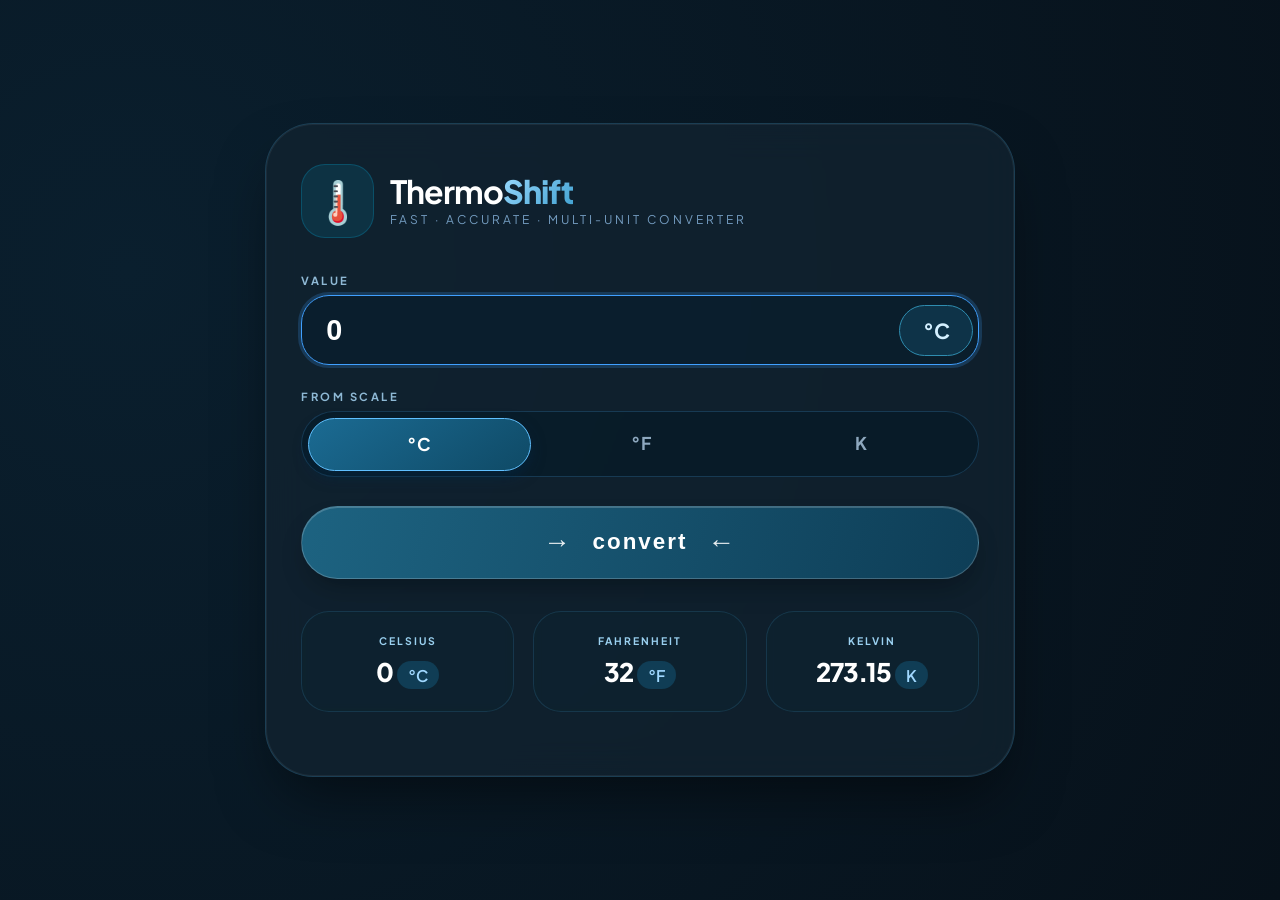
<file: Level-1/Task2_TemperatureConverter/index.html>
<!DOCTYPE html>
<html lang="en">
<head>
  <meta charset="UTF-8">
  <meta name="viewport" content="width=device-width, initial-scale=1.0">
  <title>Kelvin · Celsius · Fahrenheit | Precision Converter</title>
  <link rel="stylesheet" href="style.css">
  <link href="https://fonts.googleapis.com/css2?family=Plus+Jakarta+Sans:wght@400;500;600;700;800&display=swap" rel="stylesheet">
</head>
<body>
  <div class="container">
    <div class="glass-card">
      <div class="brand">
        <div class="brand-icon">🌡️</div>
        <div class="brand-text">
          <h1>Thermo<span>Shift</span></h1>
          <p>Fast · Accurate · Multi-Unit Converter</p>
        </div>
      </div>

      <div class="input-section">
        <div class="field">
          <label for="temp">value</label>
          <div class="input-wrapper">
            <input type="number" id="temp" placeholder="0" step="any" autofocus>
            <span id="inputUnitBadge">°C</span>
          </div>
        </div>

        <div class="field">
          <label>from scale</label>
          <div class="scale-selector">
            <div class="scale-option active" data-unit="C">°C</div>
            <div class="scale-option" data-unit="F">°F</div>
            <div class="scale-option" data-unit="K">K</div>
          </div>
        </div>
      </div>

      <button id="convertBtn">
        <span>→</span> convert <span>←</span>
      </button>

      <div class="result-grid">
        <div class="result-card" id="celsiusCard">
          <div class="result-label">celsius</div>
          <div class="result-flex">
            <span class="result-number" id="celsiusVal">0.00</span>
            <span class="result-unit">°C</span>
          </div>
        </div>
        <div class="result-card" id="fahrenheitCard">
          <div class="result-label">fahrenheit</div>
          <div class="result-flex">
            <span class="result-number" id="fahrenheitVal">32.00</span>
            <span class="result-unit">°F</span>
          </div>
        </div>
        <div class="result-card" id="kelvinCard">
          <div class="result-label">kelvin</div>
          <div class="result-flex">
            <span class="result-number" id="kelvinVal">273.15</span>
            <span class="result-unit">K</span>
          </div>
        </div>
      </div>

      <div id="errorContainer" class="error-hidden">
        <div class="error-content">
          <span>⚠️</span>
          <span id="errorMessage">invalid input</span>
        </div>
      </div>
    </div>
  </div>
  <script src="script.js"></script>
</body>
</html>
</file>
<file: Level-1/Task2_TemperatureConverter/style.css>
* {
  margin: 0;
  padding: 0;
  box-sizing: border-box;
}

body {
  font-family: 'Plus Jakarta Sans', sans-serif;
  background: radial-gradient(circle at 10% 30%, #0a1f2e, #07111a);
  min-height: 100vh;
  display: flex;
  align-items: center;
  justify-content: center;
  padding: 1.5rem;
}

.container {
  width: 100%;
  max-width: 750px;
}

.glass-card {
  background: rgba(18, 35, 48, 0.75);
  backdrop-filter: blur(18px);
  -webkit-backdrop-filter: blur(18px);
  border: 1px solid rgba(65, 150, 200, 0.25);
  border-radius: 48px;
  padding: 2.5rem 2.2rem;
  box-shadow: 0 30px 60px -15px rgba(0,0,0,0.5), inset 0 0 0 1px rgba(255,255,255,0.06);
}

.brand {
  display: flex;
  align-items: center;
  gap: 1rem;
  margin-bottom: 2.2rem;
}

.brand-icon {
  font-size: 2.6rem;
  background: rgba(0, 200, 255, 0.1);
  padding: 0.6rem;
  border-radius: 24px;
  border: 1px solid rgba(0, 200, 255, 0.2);
}

.brand-text h1 {
  font-size: 2rem;
  font-weight: 700;
  letter-spacing: -1px;
  color: white;
  line-height: 1;
}

.brand-text h1 span {
  background: linear-gradient(135deg, #9bdaff, #3fa0d0);
  -webkit-background-clip: text;
  -webkit-text-fill-color: transparent;
  font-weight: 800;
}

.brand-text p {
  color: rgba(160, 210, 255, 0.7);
  font-size: 0.75rem;
  text-transform: uppercase;
  letter-spacing: 3px;
  margin-top: 0.3rem;
}

.input-section {
  display: flex;
  flex-direction: column;
  gap: 1.5rem;
  margin-bottom: 1.8rem;
}

.field {
  display: flex;
  flex-direction: column;
  gap: 0.5rem;
}

.field label {
  color: #b0e0ff;
  font-size: 0.7rem;
  font-weight: 700;
  text-transform: uppercase;
  letter-spacing: 2.5px;
  opacity: 0.8;
}

.input-wrapper {
  display: flex;
  align-items: center;
  background: rgba(8, 25, 38, 0.7);
  border-radius: 28px;
  border: 1.5px solid rgba(0, 160, 255, 0.2);
  transition: 0.2s;
  padding-left: 1.5rem;
}

.input-wrapper:focus-within {
  border-color: #40a0ff;
  box-shadow: 0 0 0 3px rgba(64, 160, 255, 0.2);
  background: rgba(10, 30, 45, 0.9);
}

#temp {
  width: 100%;
  background: transparent;
  border: none;
  padding: 1.1rem 0;
  font-size: 1.8rem;
  font-weight: 700;
  color: white;
  outline: none;
}

#temp::placeholder {
  color: rgba(200, 230, 255, 0.25);
  font-weight: 500;
}

#temp[type=number]::-webkit-inner-spin-button,
#temp[type=number]::-webkit-outer-spin-button {
  -webkit-appearance: none;
  margin: 0;
}
#temp[type=number] {
  -moz-appearance: textfield;
}

#inputUnitBadge {
  background: #0e3348;
  padding: 0.7rem 1.4rem;
  border-radius: 30px;
  font-size: 1.3rem;
  font-weight: 700;
  color: #d4f0ff;
  border: 1px solid #2f8db0;
  margin-right: 0.3rem;
}

.scale-selector {
  display: flex;
  background: rgba(8, 28, 40, 0.7);
  border-radius: 100px;
  padding: 0.35rem;
  border: 1px solid rgba(80, 180, 255, 0.2);
}

.scale-option {
  flex: 1;
  text-align: center;
  padding: 0.9rem 0.5rem;
  border-radius: 60px;
  font-size: 1.1rem;
  font-weight: 700;
  color: rgba(200, 230, 255, 0.7);
  cursor: pointer;
  transition: 0.2s;
  letter-spacing: 1px;
}

.scale-option.active {
  background: linear-gradient(145deg, #1b6b93, #0f4a66);
  color: white;
  box-shadow: 0 6px 14px rgba(0,40,70,0.5);
  border: 1px solid #60c0ff;
}

#convertBtn {
  width: 100%;
  background: linear-gradient(105deg, #1d6381, #0e3e57);
  border: none;
  border-radius: 60px;
  padding: 1.2rem;
  color: white;
  font-size: 1.4rem;
  font-weight: 700;
  display: flex;
  justify-content: center;
  align-items: center;
  gap: 20px;
  border: 1px solid rgba(255,255,255,0.2);
  box-shadow: 0 14px 28px -8px #00000050, inset 0 1px 0 #ffffff30;
  cursor: pointer;
  margin: 1.8rem 0 2rem;
  transition: 0.15s;
  letter-spacing: 2px;
}

#convertBtn:hover {
  background: linear-gradient(105deg, #2580a3, #12516e);
  transform: scale(1.02);
  border-color: rgba(255,255,255,0.35);
}

#convertBtn span {
  font-size: 1.7rem;
  opacity: 0.9;
}

.result-grid {
  display: grid;
  grid-template-columns: repeat(3, 1fr);
  gap: 1.2rem;
  margin-bottom: 1.5rem;
}

.result-card {
  background: rgba(12, 35, 48, 0.6);
  backdrop-filter: blur(4px);
  border-radius: 28px;
  padding: 1.4rem 0.8rem;
  border: 1px solid rgba(80, 180, 240, 0.15);
  transition: 0.2s;
  display: flex;
  flex-direction: column;
  align-items: center;
  text-align: center;
}

.result-card:hover {
  background: rgba(20, 55, 75, 0.7);
  border-color: #3f98c9;
}

.result-label {
  color: #9ad0f0;
  font-size: 0.65rem;
  text-transform: uppercase;
  font-weight: 700;
  letter-spacing: 2px;
  margin-bottom: 0.6rem;
}

.result-flex {
  display: flex;
  align-items: baseline;
  gap: 4px;
  flex-wrap: wrap;
  justify-content: center;
}

.result-number {
  font-size: 1.6rem;
  font-weight: 800;
  color: white;
  letter-spacing: -1px;
  line-height: 1.2;
}

.result-unit {
  font-size: 1rem;
  font-weight: 600;
  color: #a0d8ff;
  background: #103d55;
  padding: 0.2rem 0.7rem;
  border-radius: 40px;
}

#errorContainer {
  margin-top: 0.5rem;
  padding: 0.8rem 1.2rem;
  border-radius: 60px;
  background: rgba(200, 60, 60, 0.15);
  backdrop-filter: blur(8px);
  border: 1px solid #ff7f7f40;
}

.error-content {
  display: flex;
  align-items: center;
  justify-content: center;
  gap: 10px;
  color: #ffc0c0;
  font-weight: 600;
  font-size: 0.9rem;
}

.error-hidden {
  display: none;
}

@media (max-width: 600px) {
  .glass-card { padding: 1.8rem; }
  .result-grid { grid-template-columns: 1fr; gap: 0.8rem; }
  .brand-text h1 { font-size: 1.6rem; }
}
</file>
